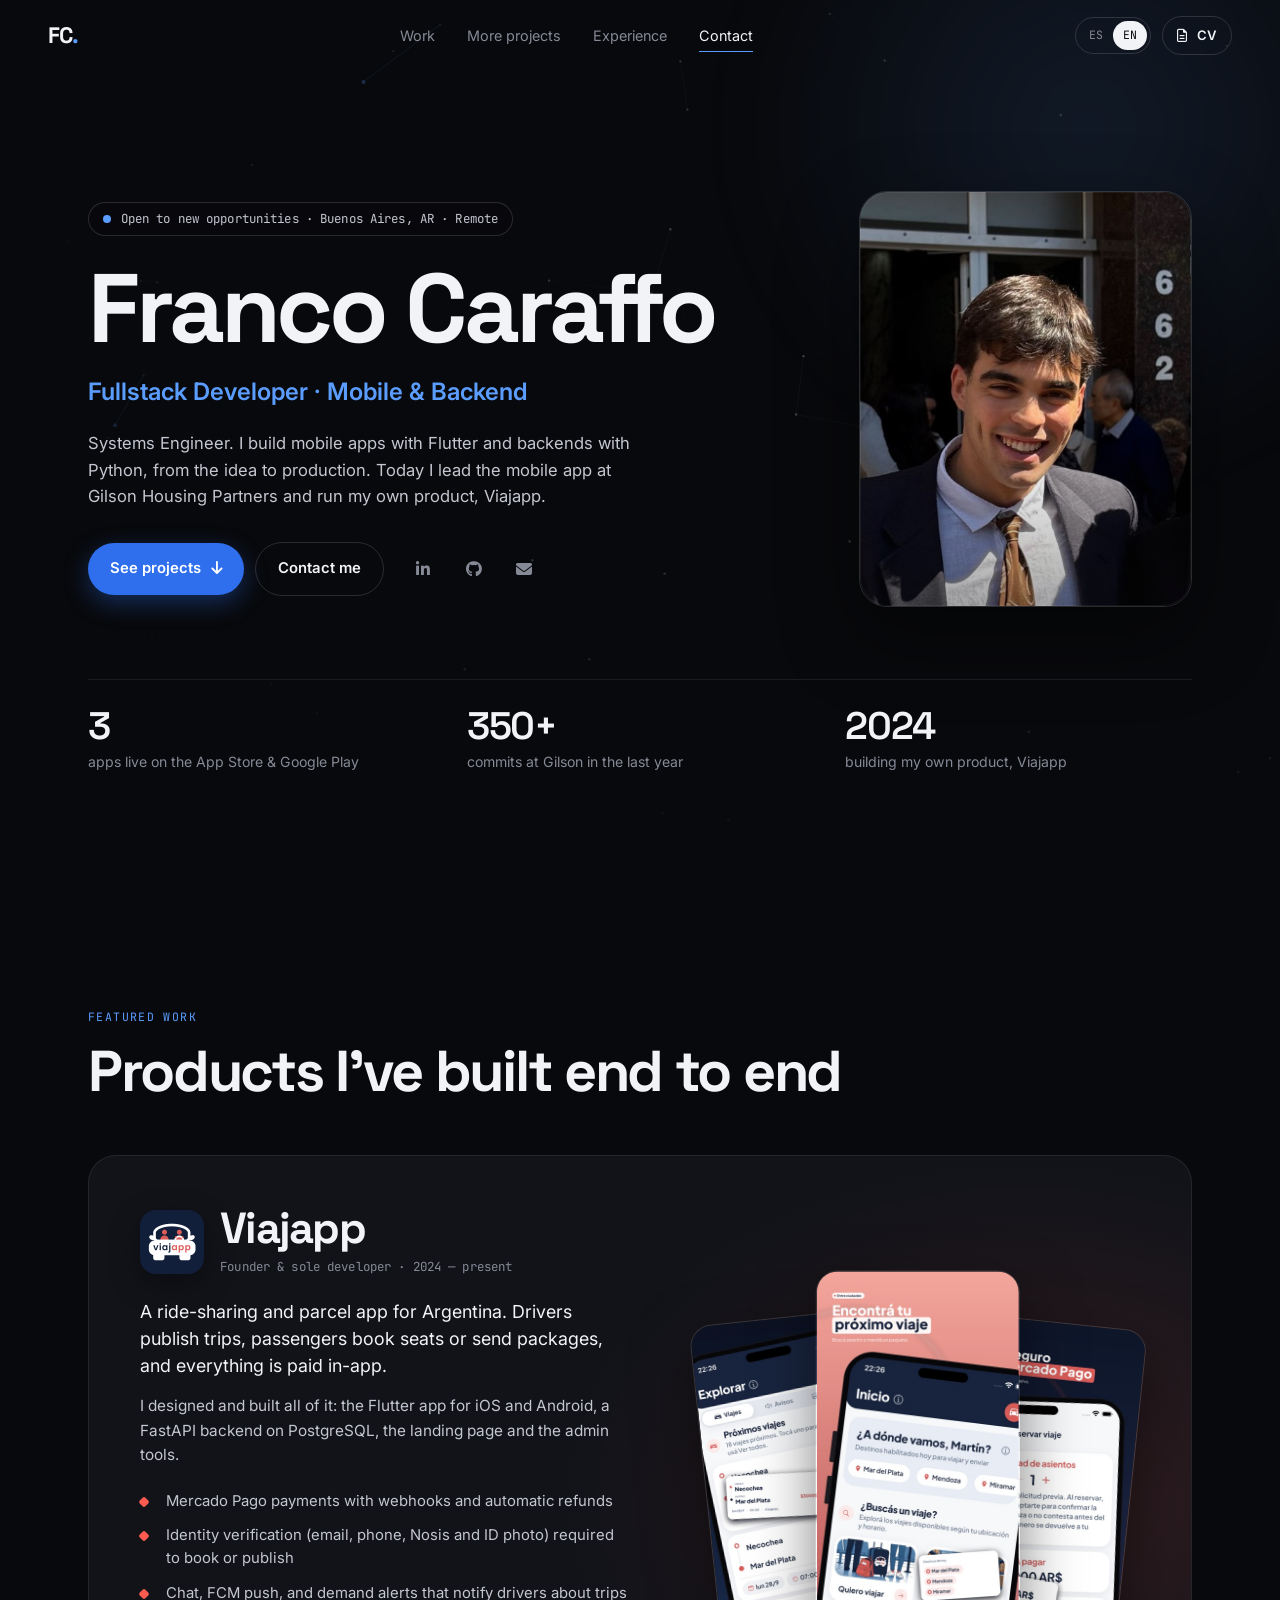
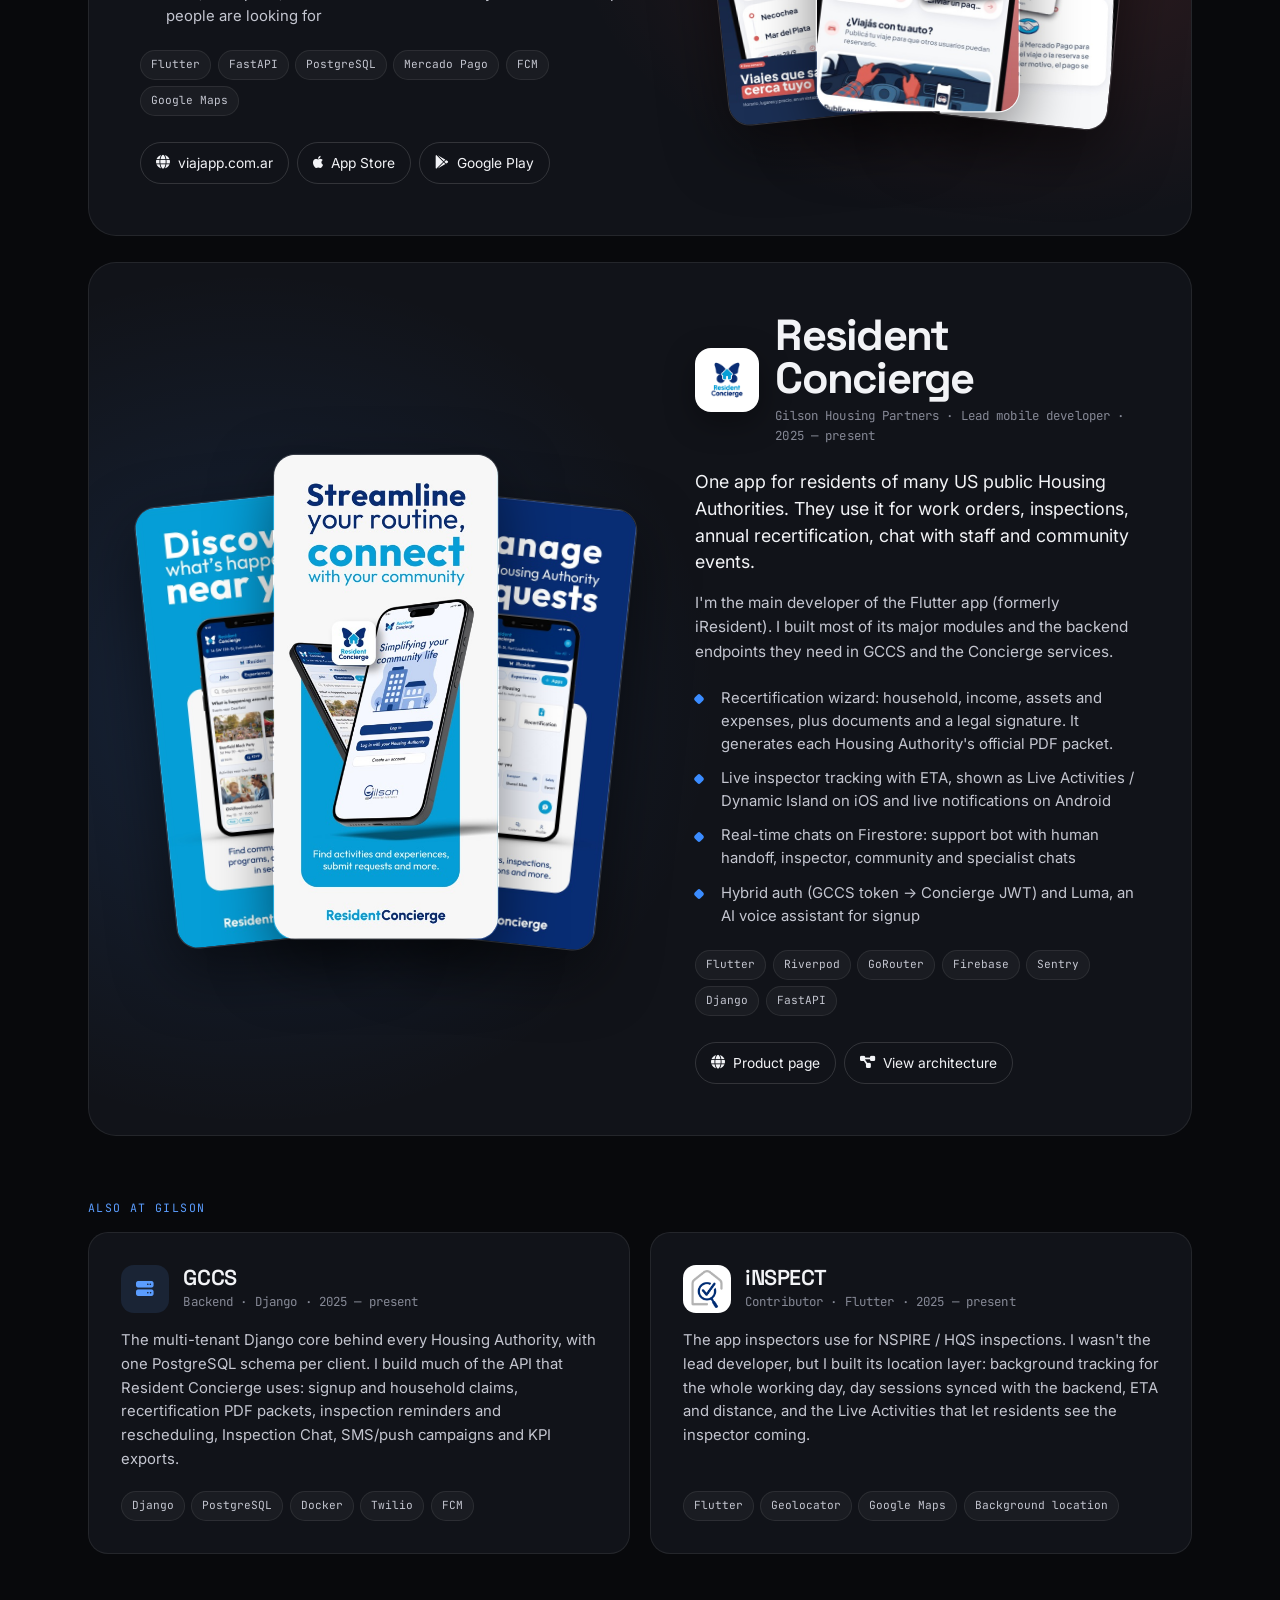
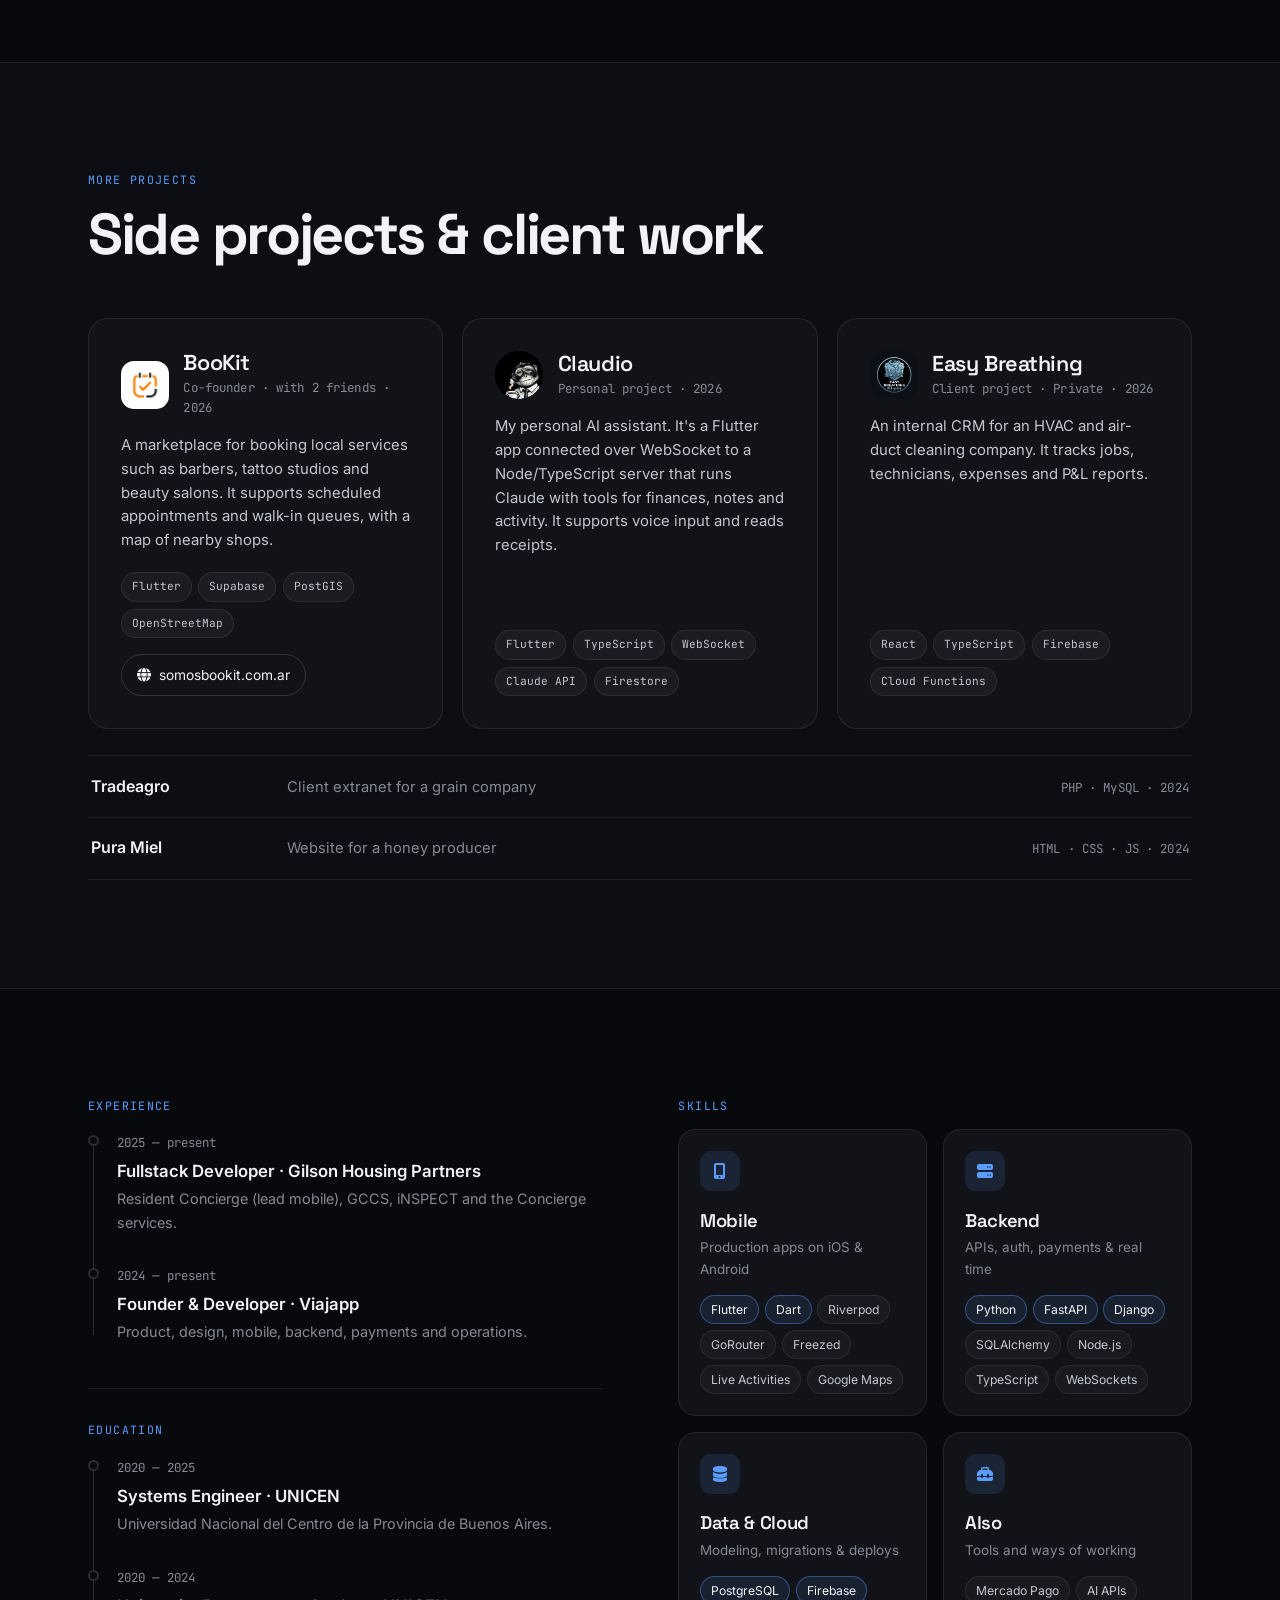
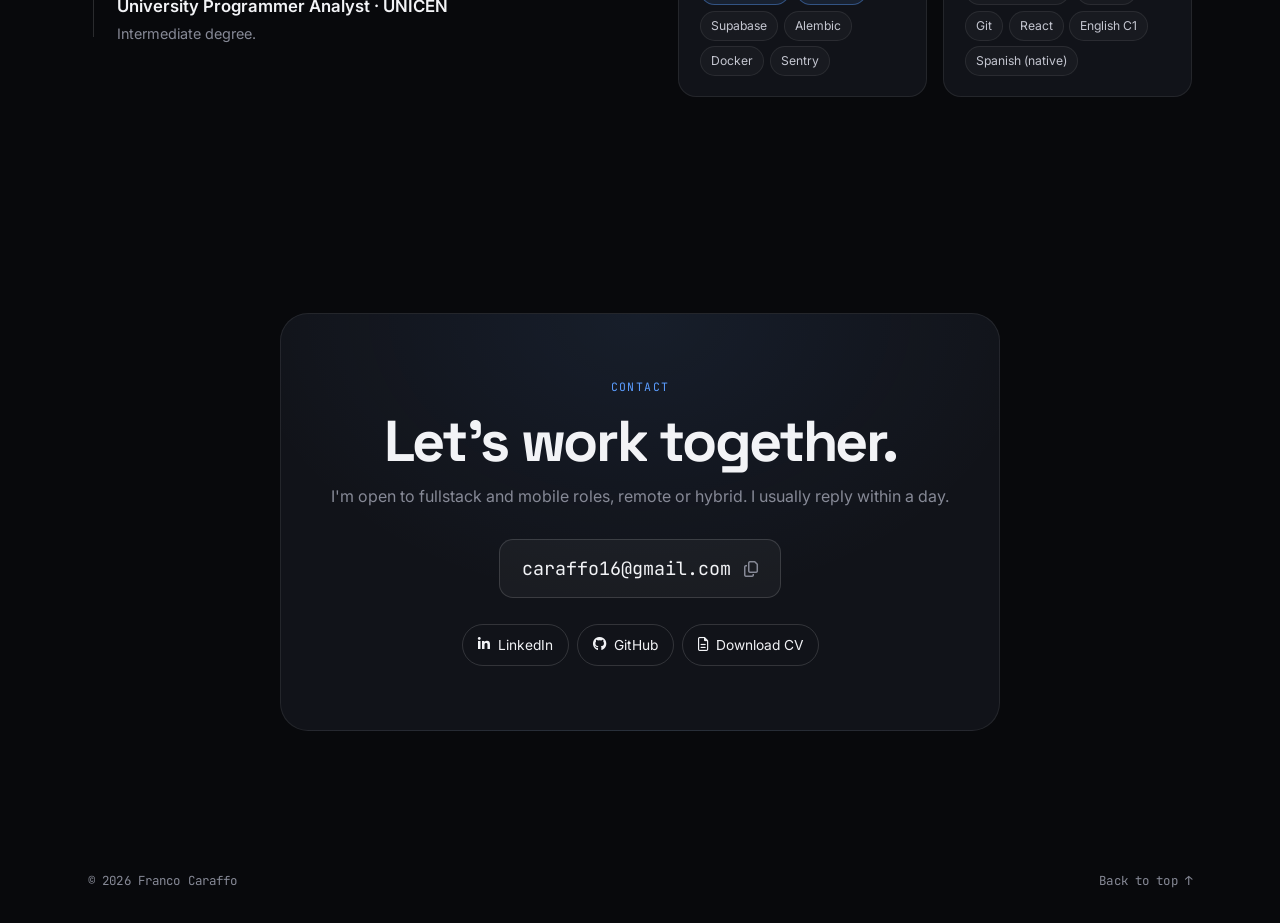
<file: index.html>
<!DOCTYPE html>
<html lang="en">
<head>
  <meta charset="UTF-8">
  <meta name="viewport" content="width=device-width, initial-scale=1.0">
  <title>Franco Caraffo · Fullstack Developer</title>
  <meta name="description" content="Franco Caraffo — Fullstack developer (Flutter + Python). Creator of Viajapp and lead mobile developer of Resident Concierge at Gilson Housing Partners.">
  <meta name="theme-color" content="#08090c">
  <meta property="og:title" content="Franco Caraffo · Fullstack Developer">
  <meta property="og:description" content="Mobile apps and backends, built end to end.">
  <meta property="og:image" content="assets/foto.jpg">
  <link rel="icon" href="data:image/svg+xml,%3Csvg xmlns='http://www.w3.org/2000/svg' viewBox='0 0 64 64'%3E%3Crect width='64' height='64' rx='16' fill='%2308090c'/%3E%3Ctext x='50%25' y='56%25' text-anchor='middle' dominant-baseline='middle' font-family='Arial Black,Arial' font-weight='900' font-size='28' fill='%235b9dff'%3EFC%3C/text%3E%3C/svg%3E">
  <link rel="preconnect" href="https://fonts.googleapis.com">
  <link rel="preconnect" href="https://fonts.gstatic.com" crossorigin>
  <link href="https://fonts.googleapis.com/css2?family=Space+Grotesk:wght@500;600;700&family=Inter:wght@400;500;600&family=JetBrains+Mono:wght@400;500&display=swap" rel="stylesheet">
  <link rel="stylesheet" href="https://cdnjs.cloudflare.com/ajax/libs/font-awesome/6.5.2/css/all.min.css">
  <link rel="stylesheet" href="styles.css?v=52">
</head>
<body>
  <div class="scroll-progress" aria-hidden="true"></div>

  <header class="site-header">
    <a href="#top" class="logo" aria-label="Franco Caraffo">FC<span>.</span></a>
    <nav class="site-nav" aria-label="Main">
      <a href="#work" data-i18n="nav.work">Work</a>
      <a href="#more" data-i18n="nav.more">More projects</a>
      <a href="#about" data-i18n="nav.about">Experience</a>
      <a href="#contact" data-i18n="nav.contact">Contact</a>
    </nav>
    <div class="header-actions">
      <div class="lang" role="group" aria-label="Language">
        <button type="button" data-lang="es">ES</button>
        <button type="button" data-lang="en">EN</button>
      </div>
      <a class="btn btn-small btn-outline cv-link" data-cv href="#" target="_blank" rel="noreferrer"><i class="fa-regular fa-file-lines"></i> CV</a>
      <button class="menu-btn" type="button" aria-label="Menu" aria-expanded="false"><span></span><span></span></button>
    </div>
  </header>

  <main id="top">
    <!-- HERO -->
    <section class="hero">
      <canvas class="hero-canvas" aria-hidden="true"></canvas>
      <div class="hero-glow" aria-hidden="true"></div>

      <div class="wrap hero-grid">
        <div class="hero-copy">
          <p class="kicker mono intro" style="--d:0s"><span class="pulse"></span><span data-i18n="hero.kicker">Open to new opportunities · Buenos Aires, AR · Remote</span></p>
          <h1 class="hero-title split-words">Franco Caraffo</h1>
          <p class="hero-role intro" style="--d:.16s" data-i18n="hero.role">Fullstack Developer · Mobile & Backend</p>
          <p class="hero-lead intro" style="--d:.24s" data-i18n="hero.lead">Systems Engineer. I build mobile apps with Flutter and backends with Python, from the idea to production. Today I lead the mobile app at Gilson Housing Partners and run my own product, Viajapp.</p>
          <div class="hero-cta intro" style="--d:.32s">
            <a href="#work" class="btn btn-primary magnetic"><span data-i18n="hero.cta1">See projects</span><i class="fa-solid fa-arrow-down"></i></a>
            <a href="#contact" class="btn btn-outline magnetic"><span data-i18n="hero.cta2">Contact me</span></a>
            <div class="socials">
              <a href="https://linkedin.com/in/franco-caraffo" target="_blank" rel="noreferrer" aria-label="LinkedIn"><i class="fa-brands fa-linkedin-in"></i></a>
              <a href="https://github.com/Caraffo" target="_blank" rel="noreferrer" aria-label="GitHub"><i class="fa-brands fa-github"></i></a>
              <a href="mailto:caraffo16@gmail.com" aria-label="Email"><i class="fa-solid fa-envelope"></i></a>
            </div>
          </div>
        </div>
        <figure class="hero-photo intro" style="--d:.2s">
          <img src="assets/foto.jpg?v=5" alt="Franco Caraffo">
        </figure>
      </div>

      <div class="wrap">
        <dl class="hero-stats intro" style="--d:.4s">
          <div><dt><span data-count="3">3</span></dt><dd data-i18n="stats.apps">apps live on the App Store & Google Play</dd></div>
          <div><dt><span data-count="350">350</span>+</dt><dd data-i18n="stats.commits">commits at Gilson in the last year</dd></div>
          <div><dt>2024</dt><dd data-i18n="stats.viajapp">building my own product, Viajapp</dd></div>
        </dl>
      </div>
    </section>

    <!-- FEATURED -->
    <section id="work" class="section">
      <div class="wrap">
        <header class="section-head reveal">
          <p class="eyebrow mono" data-i18n="work.eyebrow">Featured work</p>
          <h2 class="section-title split-words" data-i18n="work.title">Products I've built end to end</h2>
        </header>

        <!-- Viajapp -->
        <article class="feature spot viajapp reveal">
          <div class="feature-copy">
            <div class="feature-head">
              <img src="assets/logos/viajapp.png" alt="" class="app-icon">
              <div>
                <h3>Viajapp</h3>
                <p class="mono muted" data-i18n="viajapp.meta">Founder & sole developer · 2024 — present</p>
              </div>
            </div>
            <p class="feature-lead" data-i18n="viajapp.lead">A ride-sharing and parcel app for Argentina. Drivers publish trips, passengers book seats or send packages, and everything is paid in-app.</p>
            <p data-i18n="viajapp.desc">I designed and built all of it: the Flutter app for iOS and Android, a FastAPI backend on PostgreSQL, the landing page and the admin tools.</p>
            <ul class="highlights stagger">
              <li data-i18n="viajapp.h1">Mercado Pago payments with webhooks and automatic refunds</li>
              <li data-i18n="viajapp.h2">Identity verification (email, phone, Nosis and ID photo) required to book or publish</li>
              <li data-i18n="viajapp.h3">Chat, FCM push, and demand alerts that notify drivers about trips people are looking for</li>
            </ul>
            <ul class="tags stagger"><li>Flutter</li><li>FastAPI</li><li>PostgreSQL</li><li>Mercado Pago</li><li>FCM</li><li>Google Maps</li></ul>
            <div class="links stagger">
              <a href="https://viajapp.com.ar" target="_blank" rel="noreferrer" class="link"><i class="fa-solid fa-globe"></i> viajapp.com.ar</a>
              <a href="https://apps.apple.com/us/app/viajapp/id6745457759" target="_blank" rel="noreferrer" class="link"><i class="fa-brands fa-apple"></i> App Store</a>
              <a href="https://play.google.com/store/apps/details?id=com.viajapp.app" target="_blank" rel="noreferrer" class="link"><i class="fa-brands fa-google-play"></i> Google Play</a>
            </div>
          </div>
          <div class="feature-media phones">
            <img src="assets/shots/viajapp-2.jpg" alt="Viajapp — explore trips" loading="lazy" class="phone p-back-l">
            <img src="assets/shots/viajapp-1.jpg" alt="Viajapp — home" loading="lazy" class="phone p-front">
            <img src="assets/shots/viajapp-4.jpg" alt="Viajapp — booking and payment" loading="lazy" class="phone p-back-r">
          </div>
        </article>

        <!-- Resident Concierge -->
        <article class="feature spot rc reveal">
          <div class="feature-copy">
            <div class="feature-head">
              <img src="assets/logos/rc.png" alt="" class="app-icon light">
              <div>
                <h3>Resident Concierge</h3>
                <p class="mono muted" data-i18n="rc.meta">Gilson Housing Partners · Lead mobile developer · 2025 — present</p>
              </div>
            </div>
            <p class="feature-lead" data-i18n="rc.lead">One app for residents of many US public Housing Authorities. They use it for work orders, inspections, annual recertification, chat with staff and community events.</p>
            <p data-i18n="rc.desc">I'm the main developer of the Flutter app (formerly iResident). I built most of its major modules and the backend endpoints they need in GCCS and the Concierge services.</p>
            <ul class="highlights stagger">
              <li data-i18n="rc.h1">Recertification wizard: household, income, assets and expenses, plus documents and a legal signature. It generates each Housing Authority's official PDF packet.</li>
              <li data-i18n="rc.h2">Live inspector tracking with ETA, shown as Live Activities / Dynamic Island on iOS and live notifications on Android</li>
              <li data-i18n="rc.h3">Real-time chats on Firestore: support bot with human handoff, inspector, community and specialist chats</li>
              <li data-i18n="rc.h4">Hybrid auth (GCCS token → Concierge JWT) and Luma, an AI voice assistant for signup</li>
            </ul>
            <ul class="tags stagger"><li>Flutter</li><li>Riverpod</li><li>GoRouter</li><li>Firebase</li><li>Sentry</li><li>Django</li><li>FastAPI</li></ul>
            <div class="links stagger">
              <a class="link" href="https://gilsonhousingpartners.com/iresident-services-app/" target="_blank" rel="noreferrer"><i class="fa-solid fa-globe"></i> <span data-i18n="rc.link">Product page</span></a>
              <button type="button" class="link arch-toggle" aria-expanded="false" aria-controls="arch"><i class="fa-solid fa-diagram-project"></i> <span data-i18n="rc.arch">View architecture</span></button>
            </div>
          </div>
          <div class="feature-media phones">
            <img src="assets/shots/rc-2.jpg" alt="Resident Concierge — screens" loading="lazy" class="phone p-back-l">
            <img src="assets/shots/rc-1.jpg" alt="Resident Concierge — home" loading="lazy" class="phone p-front">
            <img src="assets/shots/rc-3.jpg" alt="Resident Concierge — features" loading="lazy" class="phone p-back-r">
          </div>

          <div class="arch" id="arch" hidden>
            <p class="mono muted" data-i18n="arch.note">How the platform fits together. I've worked on every piece.</p>
            <div class="arch-scroll">
              <svg class="arch-svg" viewBox="0 0 960 430" role="img" aria-label="Architecture diagram">
                <g class="arch-links">
                  <path d="M210 215 C 300 215, 300 90, 390 90"/>
                  <path d="M210 215 L 390 215"/>
                  <path d="M210 215 C 300 215, 300 340, 390 340"/>
                  <path d="M570 90 C 640 90, 640 215, 710 215"/>
                  <path d="M570 215 L 710 215"/>
                  <path d="M840 110 L 840 180"/>
                  <path d="M840 320 L 840 250"/>
                </g>
                <g class="arch-node main"><rect x="30" y="165" width="180" height="100" rx="18"/><text x="120" y="208">Resident</text><text x="120" y="230">Concierge app</text><text class="sub" x="120" y="252">Flutter · iOS/Android</text></g>
                <g class="arch-node"><rect x="390" y="50" width="180" height="80" rx="16"/><text x="480" y="86">Auth service</text><text class="sub" x="480" y="108">FastAPI · JWT</text></g>
                <g class="arch-node"><rect x="390" y="175" width="180" height="80" rx="16"/><text x="480" y="211">Firebase</text><text class="sub" x="480" y="233">FCM · Firestore · Config</text></g>
                <g class="arch-node"><rect x="390" y="300" width="180" height="80" rx="16"/><text x="480" y="336">Concierge APIs</text><text class="sub" x="480" y="358">Events · Rides · AI</text></g>
                <g class="arch-node core"><rect x="710" y="180" width="220" height="70" rx="16"/><text x="820" y="212">GCCS</text><text class="sub" x="820" y="234">Django · multi-tenant</text></g>
                <g class="arch-node"><rect x="740" y="40" width="200" height="70" rx="16"/><text x="840" y="72">Web portal</text><text class="sub" x="840" y="94">admins · Text Blast</text></g>
                <g class="arch-node"><rect x="740" y="320" width="200" height="70" rx="16"/><text x="840" y="352">iNSPECT</text><text class="sub" x="840" y="374">inspectors · GPS</text></g>
              </svg>
            </div>
          </div>
        </article>

        <!-- Also at Gilson -->
        <div class="also reveal">
          <p class="eyebrow mono" data-i18n="also.eyebrow">Also at Gilson</p>
          <div class="also-grid">
            <article class="card spot">
              <div class="card-head">
                <span class="tile tile-gccs"><i class="fa-solid fa-server"></i></span>
                <div><h4>GCCS</h4><p class="mono muted" data-i18n="gccs.meta">Backend · Django · 2025 — present</p></div>
              </div>
              <p data-i18n="gccs.desc">The multi-tenant Django core behind every Housing Authority, with one PostgreSQL schema per client. I build much of the API that Resident Concierge uses: signup and household claims, recertification PDF packets, inspection reminders and rescheduling, Inspection Chat, SMS/push campaigns and KPI exports.</p>
              <ul class="tags stagger"><li>Django</li><li>PostgreSQL</li><li>Docker</li><li>Twilio</li><li>FCM</li></ul>
            </article>
            <article class="card spot">
              <div class="card-head">
                <img src="assets/logos/inspect.png" alt="" class="tile tile-img">
                <div><h4>iNSPECT</h4><p class="mono muted" data-i18n="inspect.meta">Contributor · Flutter · 2025 — present</p></div>
              </div>
              <p data-i18n="inspect.desc">The app inspectors use for NSPIRE / HQS inspections. I wasn't the lead developer, but I built its location layer: background tracking for the whole working day, day sessions synced with the backend, ETA and distance, and the Live Activities that let residents see the inspector coming.</p>
              <ul class="tags stagger"><li>Flutter</li><li>Geolocator</li><li>Google Maps</li><li>Background location</li></ul>
            </article>
          </div>
        </div>
      </div>
    </section>

    <!-- MORE PROJECTS -->
    <section id="more" class="section section-alt">
      <div class="wrap">
        <header class="section-head reveal">
          <p class="eyebrow mono" data-i18n="more.eyebrow">More projects</p>
          <h2 class="section-title split-words" data-i18n="more.title">Side projects & client work</h2>
        </header>

        <div class="more-grid">
          <article class="card spot reveal">
            <div class="card-head">
              <img src="assets/logos/bookit.png" alt="" class="tile tile-img">
              <div><h4>BooKit</h4><p class="mono muted" data-i18n="bookit.meta">Co-founder · with 2 friends · 2026</p></div>
            </div>
            <p data-i18n="bookit.desc">A marketplace for booking local services such as barbers, tattoo studios and beauty salons. It supports scheduled appointments and walk-in queues, with a map of nearby shops.</p>
            <ul class="tags stagger"><li>Flutter</li><li>Supabase</li><li>PostGIS</li><li>OpenStreetMap</li></ul>
            <div class="links card-links"><a href="https://somosbookit.com.ar" target="_blank" rel="noreferrer" class="link"><i class="fa-solid fa-globe"></i> somosbookit.com.ar</a></div>
          </article>

          <article class="card spot reveal">
            <div class="card-head">
              <img src="assets/logos/claudio-normal.png" alt="" class="tile tile-img round">
              <div><h4>Claudio</h4><p class="mono muted" data-i18n="claudio.meta">Personal project · 2026</p></div>
            </div>
            <p data-i18n="claudio.desc">My personal AI assistant. It's a Flutter app connected over WebSocket to a Node/TypeScript server that runs Claude with tools for finances, notes and activity. It supports voice input and reads receipts.</p>
            <ul class="tags stagger"><li>Flutter</li><li>TypeScript</li><li>WebSocket</li><li>Claude API</li><li>Firestore</li></ul>
          </article>

          <article class="card spot reveal">
            <div class="card-head">
              <img src="assets/logos/easy-breathing.png" alt="" class="tile tile-img tile-badge">
              <div><h4>Easy Breathing</h4><p class="mono muted" data-i18n="easy.meta">Client project · Private · 2026</p></div>
            </div>
            <p data-i18n="easy.desc">An internal CRM for an HVAC and air-duct cleaning company. It tracks jobs, technicians, expenses and P&amp;L reports.</p>
            <ul class="tags stagger"><li>React</li><li>TypeScript</li><li>Firebase</li><li>Cloud Functions</li></ul>
          </article>
        </div>

        <ul class="archive reveal">
          <li><span class="archive-name">Tradeagro</span><span class="archive-desc" data-i18n="archive.trade">Client extranet for a grain company</span><span class="mono muted">PHP · MySQL · 2024</span></li>
          <li><span class="archive-name">Pura Miel</span><span class="archive-desc" data-i18n="archive.miel">Website for a honey producer</span><span class="mono muted">HTML · CSS · JS · 2024</span></li>
        </ul>
      </div>
    </section>

    <!-- EXPERIENCE + SKILLS -->
    <section id="about" class="section">
      <div class="wrap about-grid">
        <div class="reveal">
          <p class="eyebrow mono" data-i18n="about.exp">Experience</p>
          <ol class="timeline stagger">
            <li><span class="mono">2025 — <span data-i18n="t.now">present</span></span><h4 data-i18n="t.1t">Fullstack Developer · Gilson Housing Partners</h4><p data-i18n="t.1d">Resident Concierge (lead mobile), GCCS, iNSPECT and the Concierge services.</p></li>
            <li><span class="mono">2024 — <span data-i18n="t.now">present</span></span><h4 data-i18n="t.2t">Founder & Developer · Viajapp</h4><p data-i18n="t.2d">Product, design, mobile, backend, payments and operations.</p></li>
          </ol>
          <p class="eyebrow mono edu-eyebrow" data-i18n="about.edu">Education</p>
          <ol class="timeline stagger">
            <li><span class="mono">2020 — 2025</span><h4 data-i18n="t.3t">Systems Engineer · UNICEN</h4><p data-i18n="t.3d">Universidad Nacional del Centro de la Provincia de Buenos Aires.</p></li>
            <li><span class="mono">2020 — 2024</span><h4 data-i18n="t.4t">University Programmer Analyst · UNICEN</h4><p data-i18n="t.4d">Intermediate degree.</p></li>
          </ol>
        </div>
        <div class="reveal">
          <p class="eyebrow mono" data-i18n="skills.eyebrow">Skills</p>
          <div class="skills stagger">
            <article class="skill spot">
              <span class="skill-icon"><i class="fa-solid fa-mobile-screen-button"></i></span>
              <h4 data-i18n="skills.mobile">Mobile</h4>
              <p class="skill-note" data-i18n="skills.mobileNote">Production apps on iOS & Android</p>
              <ul class="chips"><li class="core">Flutter</li><li class="core">Dart</li><li>Riverpod</li><li>GoRouter</li><li>Freezed</li><li>Live Activities</li><li>Google Maps</li></ul>
            </article>
            <article class="skill spot">
              <span class="skill-icon"><i class="fa-solid fa-server"></i></span>
              <h4 data-i18n="skills.backend">Backend</h4>
              <p class="skill-note" data-i18n="skills.backendNote">APIs, auth, payments & real time</p>
              <ul class="chips"><li class="core">Python</li><li class="core">FastAPI</li><li class="core">Django</li><li>SQLAlchemy</li><li>Node.js</li><li>TypeScript</li><li>WebSockets</li></ul>
            </article>
            <article class="skill spot">
              <span class="skill-icon"><i class="fa-solid fa-database"></i></span>
              <h4 data-i18n="skills.data">Data & Cloud</h4>
              <p class="skill-note" data-i18n="skills.dataNote">Modeling, migrations & deploys</p>
              <ul class="chips"><li class="core">PostgreSQL</li><li class="core">Firebase</li><li>Supabase</li><li>Alembic</li><li>Docker</li><li>Sentry</li></ul>
            </article>
            <article class="skill spot">
              <span class="skill-icon"><i class="fa-solid fa-toolbox"></i></span>
              <h4 data-i18n="skills.other">Also</h4>
              <p class="skill-note" data-i18n="skills.otherNote">Tools and ways of working</p>
              <ul class="chips"><li>Mercado Pago</li><li>AI APIs</li><li>Git</li><li>React</li><li data-i18n="skills.en">English C1</li><li data-i18n="skills.es">Spanish (native)</li></ul>
            </article>
          </div>
        </div>
      </div>
    </section>

    <!-- CONTACT -->
    <section id="contact" class="section contact">
      <div class="wrap">
        <div class="contact-box spot reveal">
          <p class="eyebrow mono" data-i18n="contact.eyebrow">Contact</p>
          <h2 class="contact-title split-words" data-i18n="contact.title">Let's work together.</h2>
          <p class="muted" data-i18n="contact.lead">I'm open to fullstack and mobile roles, remote or hybrid. I usually reply within a day.</p>
          <button class="email-btn magnetic" type="button" data-email="caraffo16@gmail.com">
            <span class="email-text">caraffo16@gmail.com</span>
            <i class="fa-regular fa-copy"></i>
          </button>
          <div class="links center">
            <a href="https://linkedin.com/in/franco-caraffo" target="_blank" rel="noreferrer" class="link"><i class="fa-brands fa-linkedin-in"></i> LinkedIn</a>
            <a href="https://github.com/Caraffo" target="_blank" rel="noreferrer" class="link"><i class="fa-brands fa-github"></i> GitHub</a>
            <a data-cv href="#" target="_blank" rel="noreferrer" class="link"><i class="fa-regular fa-file-lines"></i> <span data-i18n="contact.cv">Download CV</span></a>
          </div>
        </div>
      </div>
    </section>
  </main>

  <footer class="site-footer wrap">
    <span class="mono muted">© <span class="year">2026</span> Franco Caraffo</span>
    <a href="#top" class="mono muted to-top" data-i18n="footer.top">Back to top ↑</a>
  </footer>

  <div class="toast mono" role="status" aria-live="polite"></div>
  <script src="script.js?v=50"></script>
</body>
</html>
</file>
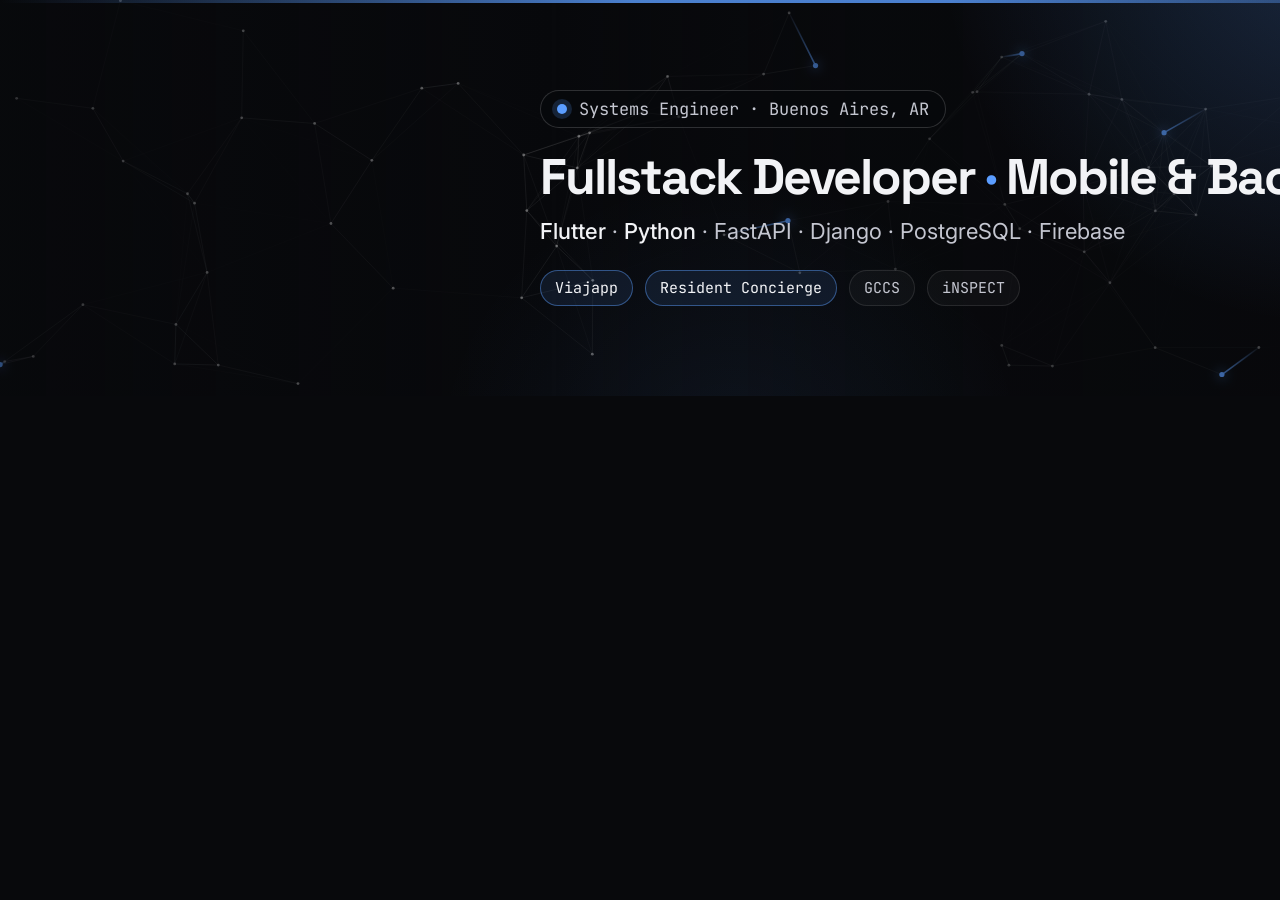
<file: branding/linkedin-banner.html>
<!DOCTYPE html>
<html lang="en">
<head>
<meta charset="UTF-8">
<title>LinkedIn banner</title>
<link href="https://fonts.googleapis.com/css2?family=Space+Grotesk:wght@500;600;700&family=Inter:wght@400;500&family=JetBrains+Mono:wght@400;500&display=swap" rel="stylesheet">
<style>
  :root { --bg: #08090c; --text: #f2f3f6; --text-2: #c4c6d0; --muted: #868996; --accent: #5b9dff; --line: rgba(255,255,255,.1); }
  html, body { margin: 0; background: var(--bg); }
  .banner { position: relative; width: 1584px; height: 396px; overflow: hidden; background: var(--bg); font-family: Inter, sans-serif; color: var(--text); }
  canvas { position: absolute; inset: 0; }
  .glow { position: absolute; width: 900px; height: 900px; right: -200px; top: -520px; border-radius: 50%; background: radial-gradient(circle, rgba(91,157,255,.22), transparent 62%); }
  .glow.b { width: 700px; height: 700px; left: 380px; right: auto; top: 120px; background: radial-gradient(circle, rgba(91,157,255,.08), transparent 60%); }
  .content { position: absolute; left: 540px; right: 120px; top: 0; bottom: 0; display: flex; flex-direction: column; justify-content: center; }
  .kicker { font-family: "JetBrains Mono", monospace; font-size: 17px; color: var(--text-2); display: inline-flex; align-items: center; gap: 12px; align-self: flex-start; border: 1px solid rgba(255,255,255,.16); border-radius: 999px; padding: 7px 16px; background: rgba(8,9,12,.6); }
  .dot { width: 10px; height: 10px; border-radius: 50%; background: var(--accent); box-shadow: 0 0 0 5px rgba(91,157,255,.18); }
  h1 { font-family: "Space Grotesk", sans-serif; font-weight: 700; font-size: 50px; letter-spacing: -0.04em; line-height: 1; margin: 24px 0 16px; white-space: nowrap; }
  h1 span { color: var(--accent); }
  .stack { font-size: 22px; color: var(--text-2); }
  .stack b { color: var(--text); font-weight: 500; }
  .products { display: flex; gap: 12px; margin-top: 26px; }
  .chip { font-family: "JetBrains Mono", monospace; font-size: 15px; padding: 7px 14px; border-radius: 999px; border: 1px solid var(--line); color: var(--text-2); background: rgba(255,255,255,.03); }
  .chip.core { border-color: rgba(91,157,255,.45); background: rgba(91,157,255,.1); color: var(--text); }
  .logo { position: absolute; right: 56px; top: 40px; font-family: "Space Grotesk", sans-serif; font-weight: 700; font-size: 30px; letter-spacing: -0.05em; }
  .logo span { color: var(--accent); }
  .bar { position: absolute; left: 0; right: 0; top: 0; height: 3px; background: linear-gradient(90deg, transparent, var(--accent) 40%, var(--accent) 60%, transparent); opacity: .8; }
</style>
</head>
<body>
  <div class="banner">
    <canvas width="1584" height="396"></canvas>
    <div class="glow"></div>
    <div class="glow b"></div>
    <div class="bar"></div>
    <div class="logo">FC<span>.</span></div>
    <div class="content">
      <div class="kicker"><span class="dot"></span>Systems Engineer · Buenos Aires, AR</div>
      <h1>Fullstack Developer <span>·</span> Mobile &amp; Backend</h1>
      <p class="stack" style="margin:0"><b>Flutter</b> · <b>Python</b> · FastAPI · Django · PostgreSQL · Firebase</p>
      <div class="products">
        <span class="chip core">Viajapp</span>
        <span class="chip core">Resident Concierge</span>
        <span class="chip">GCCS</span>
        <span class="chip">iNSPECT</span>
      </div>
    </div>
  </div>
<script>
  // Static "route network", seeded so the render is reproducible.
  let seed = 7;
  const rnd = () => (seed = (seed * 16807) % 2147483647) / 2147483647;
  const c = document.querySelector("canvas"), ctx = c.getContext("2d");
  const W = 1584, H = 396;
  const nodes = Array.from({ length: 90 }, () => ({ x: rnd() * W, y: rnd() * H }));
  for (let i = 0; i < nodes.length; i++) for (let j = i + 1; j < nodes.length; j++) {
    const a = nodes[i], b = nodes[j], d = Math.hypot(a.x - b.x, a.y - b.y);
    if (d > 150) continue;
    ctx.strokeStyle = `rgba(255,255,255,${(1 - d / 150) * 0.1})`;
    ctx.beginPath(); ctx.moveTo(a.x, a.y); ctx.lineTo(b.x, b.y); ctx.stroke();
  }
  ctx.fillStyle = "rgba(255,255,255,.35)";
  nodes.forEach((n) => { ctx.beginPath(); ctx.arc(n.x, n.y, 1.4, 0, 7); ctx.fill(); });
  // A few highlighted routes
  for (let k = 0; k < 7; k++) {
    const a = nodes[(rnd() * nodes.length) | 0];
    const b = nodes.reduce((best, n) => (n !== a && Math.hypot(n.x - a.x, n.y - a.y) < Math.hypot(best.x - a.x, best.y - a.y) ? n : best), nodes[a === nodes[0] ? 1 : 0]);
    const g = ctx.createLinearGradient(a.x, a.y, b.x, b.y);
    g.addColorStop(0, "rgba(91,157,255,0)"); g.addColorStop(1, "rgba(91,157,255,.8)");
    ctx.strokeStyle = g; ctx.lineWidth = 1.6;
    ctx.beginPath(); ctx.moveTo(a.x, a.y); ctx.lineTo(b.x, b.y); ctx.stroke();
    ctx.fillStyle = "#5b9dff"; ctx.shadowColor = "#5b9dff"; ctx.shadowBlur = 12;
    ctx.beginPath(); ctx.arc(b.x, b.y, 2.6, 0, 7); ctx.fill(); ctx.shadowBlur = 0;
  }
  // Fade the network under the text and the profile-photo corner.
  const fade = ctx.createLinearGradient(0, 0, W, 0);
  fade.addColorStop(0, "rgba(8,9,12,.55)"); fade.addColorStop(.35, "rgba(8,9,12,0)"); fade.addColorStop(.55, "rgba(8,9,12,.55)"); fade.addColorStop(1, "rgba(8,9,12,.2)");
  ctx.fillStyle = fade; ctx.fillRect(0, 0, W, H);
</script>
</body>
</html>
</file>
<file: styles.css>
/* ==========================================================
   Franco Caraffo — Portfolio
   ========================================================== */

:root {
  --bg: #08090c;
  --bg-alt: #0c0e13;
  --surface: #111319;
  --surface-2: #161922;
  --line: rgba(255, 255, 255, 0.08);
  --line-2: rgba(255, 255, 255, 0.14);
  --text: #f2f3f6;
  --text-2: #c4c6d0;
  --muted: #868996;
  --accent: #5b9dff;
  --accent-strong: #2f6fed;
  --accent-ink: #061126;
  --coral: #ff5b4f;
  --blue: #3b8cff;

  --f-display: "Space Grotesk", "Inter", system-ui, sans-serif;
  --f-body: "Inter", system-ui, -apple-system, sans-serif;
  --f-mono: "JetBrains Mono", ui-monospace, Menlo, monospace;

  --ease: cubic-bezier(0.16, 1, 0.3, 1);
  --radius: 20px;
  --gutter: clamp(16px, 4vw, 48px);
  --max: 1200px;
}

*, *::before, *::after { box-sizing: border-box; }
html { scroll-behavior: smooth; -webkit-text-size-adjust: 100%; overflow-x: clip; scroll-padding-top: 80px; }
body {
  margin: 0;
  background: var(--bg);
  color: var(--text);
  font-family: var(--f-body);
  font-size: 16px;
  line-height: 1.6;
  -webkit-font-smoothing: antialiased;
  overflow-x: clip;
}
img { display: block; max-width: 100%; }
a { color: inherit; text-decoration: none; }
button { font: inherit; color: inherit; background: none; border: 0; cursor: pointer; padding: 0; }
ul, ol, dl, dd { margin: 0; padding: 0; list-style: none; }
h1, h2, h3, h4, p, figure { margin: 0; }
::selection { background: var(--accent); color: var(--accent-ink); }
:focus-visible { outline: 2px solid var(--accent); outline-offset: 3px; border-radius: 6px; }

.wrap { width: 100%; max-width: var(--max); margin: 0 auto; padding: 0 var(--gutter); }
.mono { font-family: var(--f-mono); font-size: 0.78rem; letter-spacing: 0.01em; }
.muted { color: var(--muted); }

/* ---------- Header ---------- */
.scroll-progress { position: fixed; top: 0; left: 0; height: 2px; width: 100%; background: var(--accent); transform-origin: 0 50%; transform: scaleX(0); z-index: 60; }
.site-header {
  position: fixed; top: 0; left: 0; right: 0; z-index: 50;
  display: flex; align-items: center; justify-content: space-between; gap: 1rem;
  padding: 16px var(--gutter);
  transition: background .3s, border-color .3s;
  border-bottom: 1px solid transparent;
}
.site-header.scrolled { background: rgba(8, 9, 12, .72); backdrop-filter: blur(14px); -webkit-backdrop-filter: blur(14px); border-color: var(--line); }
.logo { font-family: var(--f-display); font-weight: 700; font-size: 1.4rem; letter-spacing: -0.05em; }
.logo span { color: var(--accent); }
.site-nav { display: flex; gap: 2rem; }
.site-nav a { font-size: .9rem; color: var(--muted); transition: color .2s; position: relative; }
.site-nav a:hover, .site-nav a.active { color: var(--text); }
.site-nav a::after { content: ""; position: absolute; left: 0; right: 0; bottom: -5px; height: 1px; background: var(--accent); transform: scaleX(0); transform-origin: left; transition: transform .35s var(--ease); }
.site-nav a.active::after { transform: scaleX(1); }
.header-actions { display: flex; align-items: center; gap: .7rem; }
.lang { display: flex; border: 1px solid var(--line-2); border-radius: 999px; padding: 3px; }
.lang button { font-family: var(--f-mono); font-size: .72rem; padding: 5px 10px; border-radius: 999px; color: var(--muted); transition: background .2s, color .2s; }
.lang button.active { background: var(--text); color: var(--bg); }
.menu-btn { display: none; width: 40px; height: 40px; border-radius: 50%; border: 1px solid var(--line-2); position: relative; }
.menu-btn span { position: absolute; left: 12px; right: 12px; height: 1.5px; background: var(--text); transition: transform .35s var(--ease); }
.menu-btn span:first-child { top: 16px; }
.menu-btn span:last-child { top: 22px; }
.menu-open .menu-btn span:first-child { transform: translateY(3px) rotate(45deg); }
.menu-open .menu-btn span:last-child { transform: translateY(-3px) rotate(-45deg); }

/* ---------- Buttons & links ---------- */
.btn {
  display: inline-flex; align-items: center; gap: .6rem;
  padding: 14px 22px; border-radius: 999px; font-weight: 600; font-size: .93rem;
  transition: background .25s, color .25s, border-color .25s, transform .25s var(--ease);
}
.btn:hover { transform: translateY(-2px); }
.btn-small { padding: 8px 14px; font-size: .82rem; }
.btn-primary { background: var(--accent-strong); color: #fff; box-shadow: 0 8px 24px rgba(47,111,237,.35); }
.btn-primary:hover { background: #fff; color: var(--accent-ink); box-shadow: 0 8px 24px rgba(255,255,255,.12); }
.btn-primary i { transition: transform .25s var(--ease); }
.btn-primary:hover i { transform: translateY(2px); }
.btn-outline { border: 1px solid var(--line-2); }
.btn-outline:hover { border-color: var(--text); }
.links { display: flex; flex-wrap: wrap; gap: .5rem; margin-top: 1.6rem; }
.links.center { justify-content: center; }
.link {
  display: inline-flex; align-items: center; gap: .5rem;
  padding: 9px 15px; border-radius: 999px; border: 1px solid var(--line-2);
  font-size: .86rem; transition: border-color .2s, color .2s, background .2s;
}
.link:hover { border-color: var(--accent); color: var(--accent); }
.link[aria-expanded="true"] { border-color: var(--accent); color: var(--accent); }

/* ---------- Intro + reveal ---------- */
.intro { opacity: 0; transform: translateY(18px); animation: intro .9s var(--ease) forwards; animation-delay: var(--d, 0s); }
@keyframes intro { to { opacity: 1; transform: none; } }
.reveal { opacity: 0; transform: translateY(24px); transition: opacity .8s var(--ease), transform .8s var(--ease); transition-delay: var(--d, 0s); }
.reveal.in { opacity: 1; transform: none; }

/* ---------- Word-by-word titles ---------- */
.split-words .w { display: inline-block; overflow: hidden; vertical-align: top; padding-bottom: .08em; margin-bottom: -.08em; }
.split-words .w > span { display: inline-block; transform: translateY(105%); transition: transform 1s var(--ease); transition-delay: calc(var(--i) * 70ms + .1s); }
.in .split-words .w > span, .split-words.in .w > span { transform: none; }
.hero-title .w > span { transition: none; animation: wordUp 1s var(--ease) forwards; animation-delay: calc(var(--i) * 110ms + .1s); }
@keyframes wordUp { to { transform: none; } }

/* ---------- Staggered children ---------- */
.stagger > * { opacity: 0; transform: translateY(12px); transition: opacity .6s var(--ease), transform .6s var(--ease), border-color .2s, color .2s, background .2s; transition-delay: calc(var(--i, 0) * 60ms + .25s); }
.in .stagger > *, .stagger.in > * { opacity: 1; transform: none; }

/* ---------- Cursor spotlight ---------- */
.spot { position: relative; isolation: isolate; --mx: 50%; --my: 50%; }
.spot::after { content: ""; position: absolute; inset: 0; border-radius: inherit; pointer-events: none; z-index: -1; opacity: 0; transition: opacity .4s; background: radial-gradient(380px circle at var(--mx) var(--my), rgba(255,255,255,.06), transparent 60%); }
.spot:hover::after { opacity: 1; }
.magnetic { transition: translate .35s var(--ease), background .25s, color .25s, border-color .25s, transform .25s var(--ease); }

/* ---------- Hero ---------- */
.hero { position: relative; min-height: 100vh; min-height: 100svh; display: flex; flex-direction: column; justify-content: center; padding: 120px 0 56px; overflow: hidden; isolation: isolate; }
.hero-canvas { position: absolute; inset: 0; width: 100%; height: 100%; z-index: -1; opacity: .7; -webkit-mask-image: radial-gradient(ellipse at 70% 40%, #000 20%, transparent 75%); mask-image: radial-gradient(ellipse at 70% 40%, #000 20%, transparent 75%); }
.hero-glow { position: absolute; z-index: -2; width: 60vw; height: 60vw; right: -15vw; top: -20vw; border-radius: 50%; background: radial-gradient(circle, rgba(91,157,255,.12), transparent 65%); filter: blur(40px); }

.hero-grid { display: grid; grid-template-columns: 1fr auto; gap: clamp(2rem, 6vw, 5rem); align-items: center; }
.kicker { display: inline-flex; align-items: center; gap: .6rem; color: var(--text-2); border: 1px solid var(--line-2); border-radius: 999px; padding: 6px 14px; background: rgba(8,9,12,.5); }
.pulse { width: 8px; height: 8px; border-radius: 50%; background: var(--accent); box-shadow: 0 0 0 0 rgba(91,157,255,.5); animation: pulse 2.4s infinite; flex-shrink: 0; }
@keyframes pulse { 70% { box-shadow: 0 0 0 8px rgba(91,157,255,0); } 100% { box-shadow: 0 0 0 0 rgba(91,157,255,0); } }
.hero-title { font-family: var(--f-display); font-weight: 700; font-size: clamp(3rem, 7.6vw, 6.6rem); line-height: .98; letter-spacing: -0.045em; margin: 1.6rem 0 1rem; }
.hero-role { font-size: clamp(1.15rem, 2vw, 1.5rem); font-weight: 600; color: var(--accent); }
.hero-lead { margin-top: 1.2rem; font-size: clamp(1rem, 1.3vw, 1.12rem); color: var(--text-2); max-width: 56ch; }
.hero-cta { display: flex; flex-wrap: wrap; align-items: center; gap: .7rem; margin-top: 2rem; }
.socials { display: flex; gap: .4rem; margin-left: .4rem; }
.socials a { width: 44px; height: 44px; display: grid; place-items: center; border-radius: 50%; color: var(--muted); transition: color .2s, background .2s; }
.socials a:hover { color: var(--text); background: rgba(255,255,255,.06); }

.hero-photo { width: clamp(220px, 26vw, 340px); aspect-ratio: 4 / 5; border-radius: 28px; overflow: hidden; border: 1px solid var(--line-2); position: relative; box-shadow: 0 30px 80px rgba(0,0,0,.45); }
.hero-photo img { width: 100%; height: 100%; object-fit: cover; transform: scale(1.06); transition: transform 1.2s var(--ease), translate .8s var(--ease); }
.hero-photo:hover img { transform: scale(1.1); }
.hero-photo::after { content: ""; position: absolute; inset: 0; border-radius: inherit; box-shadow: inset 0 0 0 1px rgba(255,255,255,.06); background: linear-gradient(180deg, transparent 60%, rgba(8,9,12,.35)); }

.hero-stats { display: grid; grid-template-columns: repeat(3, 1fr); gap: 2rem; margin-top: clamp(3rem, 8vh, 5rem); padding-top: 1.6rem; border-top: 1px solid var(--line); }
.hero-stats dt { font-family: var(--f-display); font-weight: 600; font-size: clamp(1.8rem, 3vw, 2.4rem); letter-spacing: -0.03em; line-height: 1.1; }
.hero-stats dd { color: var(--muted); font-size: .88rem; margin-top: .2rem; }

/* ---------- Sections ---------- */
.section { padding: clamp(5rem, 12vh, 8rem) 0; }
.section-alt { background: var(--bg-alt); border-block: 1px solid var(--line); }
.section-head { margin-bottom: clamp(2.5rem, 6vh, 4rem); }
.eyebrow { color: var(--accent); text-transform: uppercase; letter-spacing: .12em; font-size: .72rem; margin-bottom: .9rem; }
.section-title { font-family: var(--f-display); font-weight: 700; font-size: clamp(2.1rem, 4.6vw, 3.6rem); letter-spacing: -0.04em; line-height: 1.05; }

/* ---------- Featured ---------- */
.feature {
  --theme: var(--accent);
  display: grid; grid-template-columns: 1.05fr .95fr; gap: clamp(2rem, 5vw, 4.5rem); align-items: center;
  padding: clamp(1.6rem, 4vw, 3.2rem); border-radius: 28px;
  background: var(--surface); border: 1px solid var(--line);
  position: relative; overflow: hidden; isolation: isolate;
}
.feature + .feature { margin-top: 1.6rem; }
.feature::before { content: ""; position: absolute; inset: 0; z-index: -1; opacity: .9; }
.viajapp { --theme: var(--coral); }
.viajapp::before { background: radial-gradient(60% 70% at 85% 50%, rgba(255,91,79,.16), transparent 70%); }
.rc { --theme: var(--blue); }
.rc::before { background: radial-gradient(60% 70% at 15% 50%, rgba(59,140,255,.16), transparent 70%); }
.rc .feature-copy { order: 2; }
.rc .feature-media { order: 1; }

.feature-head { display: flex; align-items: center; gap: 1rem; margin-bottom: 1.4rem; }
.feature-head h3 { font-family: var(--f-display); font-weight: 700; font-size: clamp(1.9rem, 3.4vw, 2.8rem); letter-spacing: -0.04em; line-height: 1; margin-bottom: .35rem; }
.app-icon { width: 64px; height: 64px; border-radius: 16px; flex-shrink: 0; box-shadow: 0 10px 30px rgba(0,0,0,.35); }
.app-icon.light { background: #fff; padding: 6px; object-fit: contain; }
.feature-lead { font-size: clamp(1.05rem, 1.4vw, 1.2rem); line-height: 1.5; color: var(--text); }
.feature-copy > p:not(.feature-lead) { margin-top: .9rem; color: var(--text-2); font-size: .96rem; }
.highlights { display: grid; gap: .7rem; margin-top: 1.4rem; }
.highlights li { position: relative; padding-left: 1.6rem; color: var(--text-2); font-size: .93rem; line-height: 1.55; }
.highlights li::before { content: ""; position: absolute; left: 0; top: .55em; width: 8px; height: 8px; border-radius: 2px; background: var(--theme); transform: rotate(45deg); }
.tags { display: flex; flex-wrap: wrap; gap: .4rem; margin-top: 1.4rem; }
.tags li:hover { border-color: var(--line-2); color: var(--text); }
.tags li { font-family: var(--f-mono); font-size: .7rem; padding: 5px 10px; border-radius: 999px; background: rgba(255,255,255,.04); border: 1px solid var(--line); color: var(--text-2); }

.phones { position: relative; aspect-ratio: 1 / 1; max-width: 520px; width: 100%; justify-self: center; }
.phone { position: absolute; top: 50%; left: 50%; width: 42%; border-radius: 22px; border: 1px solid var(--line-2); box-shadow: 0 24px 60px rgba(0,0,0,.5); transition: transform 1.1s var(--ease), opacity .8s var(--ease); transition-delay: .25s; }
.p-front { translate: 0 calc(var(--py, 0px) * -0.4); }
.p-back-l { translate: 0 calc(var(--py, 0px) * 0.5); }
.p-back-r { translate: 0 calc(var(--py, 0px) * 0.9); }
.feature:not(.in) .p-back-l, .feature:not(.in) .p-back-r { transform: translate(-50%, -48%) scale(.9); opacity: 0; }
.feature:not(.in) .p-front { transform: translate(-50%, -44%) scale(.96); }
.p-front { z-index: 2; transform: translate(-50%, -50%); width: 46%; }
.p-back-l { transform: translate(-112%, -46%) rotate(-6deg); }
.p-back-r { transform: translate(12%, -46%) rotate(6deg); }
.feature:hover .p-front { transform: translate(-50%, -52%); }
.feature:hover .p-back-l { transform: translate(-118%, -46%) rotate(-8deg); }
.feature:hover .p-back-r { transform: translate(18%, -46%) rotate(8deg); }

/* Architecture */
.arch { grid-column: 1 / -1; order: 3; margin-top: .5rem; padding-top: 1.6rem; border-top: 1px solid var(--line); animation: intro .6s var(--ease); }
.arch[hidden] { display: none; }
.arch-scroll { overflow-x: auto; margin-top: 1rem; }
.arch-svg { width: 100%; min-width: 700px; height: auto; display: block; }
.arch-links path { fill: none; stroke: rgba(255,255,255,.18); stroke-width: 2; stroke-dasharray: 5 7; }
.arch-node rect { fill: #0f1320; stroke: rgba(255,255,255,.16); }
.arch-node text { fill: var(--text); font-family: var(--f-body); font-weight: 600; font-size: 16px; text-anchor: middle; }
.arch-node text.sub { fill: var(--muted); font-family: var(--f-mono); font-weight: 400; font-size: 12px; }
.arch-node.main rect { fill: rgba(59,140,255,.14); stroke: var(--blue); }
.arch-node.core rect { fill: rgba(91,157,255,.08); stroke: rgba(91,157,255,.7); }

/* ---------- Cards ---------- */
.also { margin-top: clamp(3rem, 7vh, 4.5rem); }
.also-grid, .more-grid { display: grid; gap: 1.2rem; }
.also-grid { grid-template-columns: 1fr 1fr; }
.more-grid { grid-template-columns: repeat(3, 1fr); }
.card {
  padding: clamp(1.4rem, 2.6vw, 2rem); border-radius: var(--radius);
  background: var(--surface); border: 1px solid var(--line);
  display: flex; flex-direction: column;
  transition: border-color .3s, transform .4s var(--ease), background .3s;
}
.card:hover { border-color: var(--line-2); transform: translateY(-4px); background: var(--surface-2); }
.card > p { color: var(--text-2); font-size: .93rem; margin-top: 1rem; }
.card .tags { margin-top: auto; padding-top: 1.2rem; }
.card-links { margin-top: 1rem; }
.card-head { display: flex; align-items: center; gap: .9rem; }
.card-head h4 { font-family: var(--f-display); font-weight: 600; font-size: 1.35rem; letter-spacing: -0.02em; line-height: 1.1; margin-bottom: .2rem; }
.tile { width: 48px; height: 48px; flex-shrink: 0; border-radius: 13px; display: grid; place-items: center; font-family: var(--f-display); font-weight: 700; font-size: 1.3rem; }
.tile-img { background: #fff; padding: 5px; object-fit: contain; }
.tile-img.tile-badge { background: #0d1117; padding: 2px; }
.tile-img.round { padding: 0; border-radius: 50%; object-fit: cover; background: #000; }
.tile-gccs { background: rgba(91,157,255,.12); color: var(--accent); font-size: 1.1rem; }
.tile-bookit { background: #ffb020; color: #1b1100; }
.tile-easy { background: rgba(63,214,195,.14); color: #3fd6c3; font-size: 1.1rem; }

.archive { margin-top: 1.6rem; border-top: 1px solid var(--line); }
.archive li { display: grid; grid-template-columns: 180px 1fr auto; gap: 1rem; align-items: baseline; padding: 1.1rem .2rem; border-bottom: 1px solid var(--line); }
.archive-name { font-weight: 600; }
.archive-name i { font-size: .7rem; opacity: .6; margin-left: .2rem; }
a.archive-name:hover { color: var(--accent); }
.archive-desc { color: var(--muted); font-size: .92rem; }

/* ---------- About ---------- */
.about-grid { display: grid; grid-template-columns: 1fr 1fr; gap: clamp(2.5rem, 6vw, 5rem); }
.timeline { position: relative; padding-left: 1.8rem; margin-top: .6rem; }
.edu-eyebrow { margin-top: 2.8rem; padding-top: 2rem; border-top: 1px solid var(--line); }
.timeline::before { content: ""; position: absolute; left: 5px; top: 8px; bottom: 8px; width: 1px; background: var(--line-2); }
.timeline::after { content: ""; position: absolute; left: 5px; top: 8px; bottom: 8px; width: 1px; background: var(--accent); transform-origin: top; transform: scaleY(var(--tp, 0)); box-shadow: 0 0 8px rgba(91,157,255,.6); }
.timeline li { position: relative; padding-bottom: 1.8rem; }
.timeline li:last-child { padding-bottom: 0; }
.timeline li::before { content: ""; position: absolute; left: -1.8rem; top: 6px; width: 11px; height: 11px; border-radius: 50%; background: var(--bg); border: 2px solid var(--line-2); z-index: 1; transition: border-color .4s, background .4s, box-shadow .4s; }
.timeline li.lit::before { border-color: var(--accent); background: var(--accent); box-shadow: 0 0 0 4px rgba(91,157,255,.15); }
.timeline span.mono { color: var(--muted); }
.timeline h4 { font-size: 1.05rem; font-weight: 600; margin: .2rem 0 .15rem; }
.timeline p { color: var(--muted); font-size: .9rem; }
.skills { display: grid; grid-template-columns: 1fr 1fr; gap: 1rem; margin-top: .6rem; }
.skill {
  padding: 1.3rem; border-radius: 18px; background: var(--surface); border: 1px solid var(--line);
  overflow: hidden; transition: border-color .3s, background .3s, opacity .6s var(--ease), transform .6s var(--ease);
}
.skill::before { content: ""; position: absolute; left: 0; right: 0; top: 0; height: 1px; background: linear-gradient(90deg, transparent, var(--accent), transparent); opacity: 0; transition: opacity .4s; }
.skill:hover { border-color: rgba(91,157,255,.35); background: var(--surface-2); }
.skill:hover::before { opacity: 1; }
.skill-icon { width: 40px; height: 40px; border-radius: 11px; display: grid; place-items: center; background: rgba(91,157,255,.12); color: var(--accent); font-size: 1rem; transition: transform .4s var(--ease); }
.skill:hover .skill-icon { transform: rotate(-8deg) scale(1.08); }
.skill h4 { font-family: var(--f-display); font-size: 1.15rem; font-weight: 600; letter-spacing: -0.02em; margin: .9rem 0 .15rem; }
.skill-note { color: var(--muted); font-size: .84rem; }
.chips { display: flex; flex-wrap: wrap; gap: .35rem; margin-top: .9rem; }
.chips li { font-size: .76rem; padding: 4px 10px; border-radius: 999px; border: 1px solid var(--line); color: var(--text-2); background: rgba(255,255,255,.03); transition: border-color .2s, color .2s; }
.chips li.core { border-color: rgba(91,157,255,.4); color: var(--text); background: rgba(91,157,255,.1); }
.chips li:hover { border-color: var(--accent); color: var(--text); }

/* ---------- Contact ---------- */
.contact-box { text-align: center; max-width: 720px; margin: 0 auto; padding: clamp(2.4rem, 6vw, 4rem) clamp(1.4rem, 4vw, 3rem); border-radius: 28px; border: 1px solid var(--line); background: radial-gradient(80% 100% at 50% 0%, rgba(91,157,255,.08), transparent 70%), var(--surface); }
.contact-title { font-family: var(--f-display); font-weight: 700; font-size: clamp(2.1rem, 5vw, 3.6rem); letter-spacing: -0.04em; line-height: 1.05; margin-bottom: .8rem; }
.email-btn { margin-top: 1.8rem; display: inline-flex; align-items: center; gap: .8rem; padding: 14px 22px; border-radius: 14px; background: rgba(255,255,255,.04); border: 1px solid var(--line-2); transition: border-color .2s, background .2s, translate .35s var(--ease); max-width: 100%; }
.email-btn:hover { border-color: var(--accent); background: rgba(91,157,255,.06); }
.email-text { font-family: var(--f-mono); font-size: clamp(.95rem, 2.4vw, 1.15rem); overflow-wrap: anywhere; }
.email-btn i { color: var(--muted); }

.site-footer { display: flex; justify-content: space-between; gap: 1rem; padding-top: 2rem; padding-bottom: 2rem; }
.to-top:hover { color: var(--accent); }

.toast { position: fixed; left: 50%; bottom: 24px; transform: translate(-50%, 200%); opacity: 0; background: var(--accent); color: var(--accent-ink); padding: 11px 18px; border-radius: 999px; z-index: 95; transition: transform .45s var(--ease), opacity .3s; font-size: .84rem; }
.toast.show { transform: translate(-50%, 0); opacity: 1; }

/* ---------- Responsive ---------- */
.hero-grid > *, .feature > *, .about-grid > *, .also-grid > *, .more-grid > * { min-width: 0; }

@media (max-width: 1000px) {
  .more-grid { grid-template-columns: 1fr 1fr; }
  .feature { grid-template-columns: 1fr; }
  .rc .feature-copy { order: 1; }
  .rc .feature-media { order: 2; }
  .phones { max-width: 440px; }
}

@media (max-width: 820px) {
  .site-nav {
    position: fixed; inset: 0; z-index: -1; flex-direction: column; justify-content: center; align-items: flex-start;
    gap: .6rem; padding: var(--gutter); background: var(--bg);
    opacity: 0; visibility: hidden; transition: opacity .3s, visibility .3s;
  }
  .site-nav a { font-family: var(--f-display); font-weight: 700; font-size: 2.4rem; color: var(--text); letter-spacing: -0.03em; }
  .site-nav a::after { display: none; }
  .menu-open .site-nav { opacity: 1; visibility: visible; }
  .menu-btn { display: block; }
  .cv-link { display: none; }

  .hero { padding-top: 104px; }
  .hero-grid { grid-template-columns: 1fr; }
  .hero-photo { order: -1; width: 120px; border-radius: 22px; }
  .hero-title { margin-top: 1.2rem; }
  .hero-stats { grid-template-columns: 1fr; gap: 1rem; }
  .hero-stats > div { display: flex; align-items: baseline; gap: .8rem; }
  .hero-stats dt { min-width: 4.2rem; }
  .also-grid, .more-grid, .about-grid { grid-template-columns: 1fr; }
  .skills { grid-template-columns: 1fr 1fr; }
  .archive li { grid-template-columns: 1fr; gap: .2rem; }
}

@media (max-width: 480px) {
  .skills { grid-template-columns: 1fr; }
  .socials { margin-left: 0; }
  .feature { padding: 1.3rem; border-radius: 22px; }
  .app-icon { width: 54px; height: 54px; border-radius: 14px; }
  .phone { border-radius: 14px; }
  .lang button { padding: 5px 8px; }
}

@media (prefers-reduced-motion: reduce) {
  *, *::before, *::after { animation-duration: .001ms !important; animation-iteration-count: 1 !important; transition-duration: .001ms !important; transition-delay: 0s !important; }
  html { scroll-behavior: auto; }
  .intro, .reveal, .stagger > * { opacity: 1; transform: none; }
  .split-words .w > span { transform: none; animation: none; }
}
</file>
